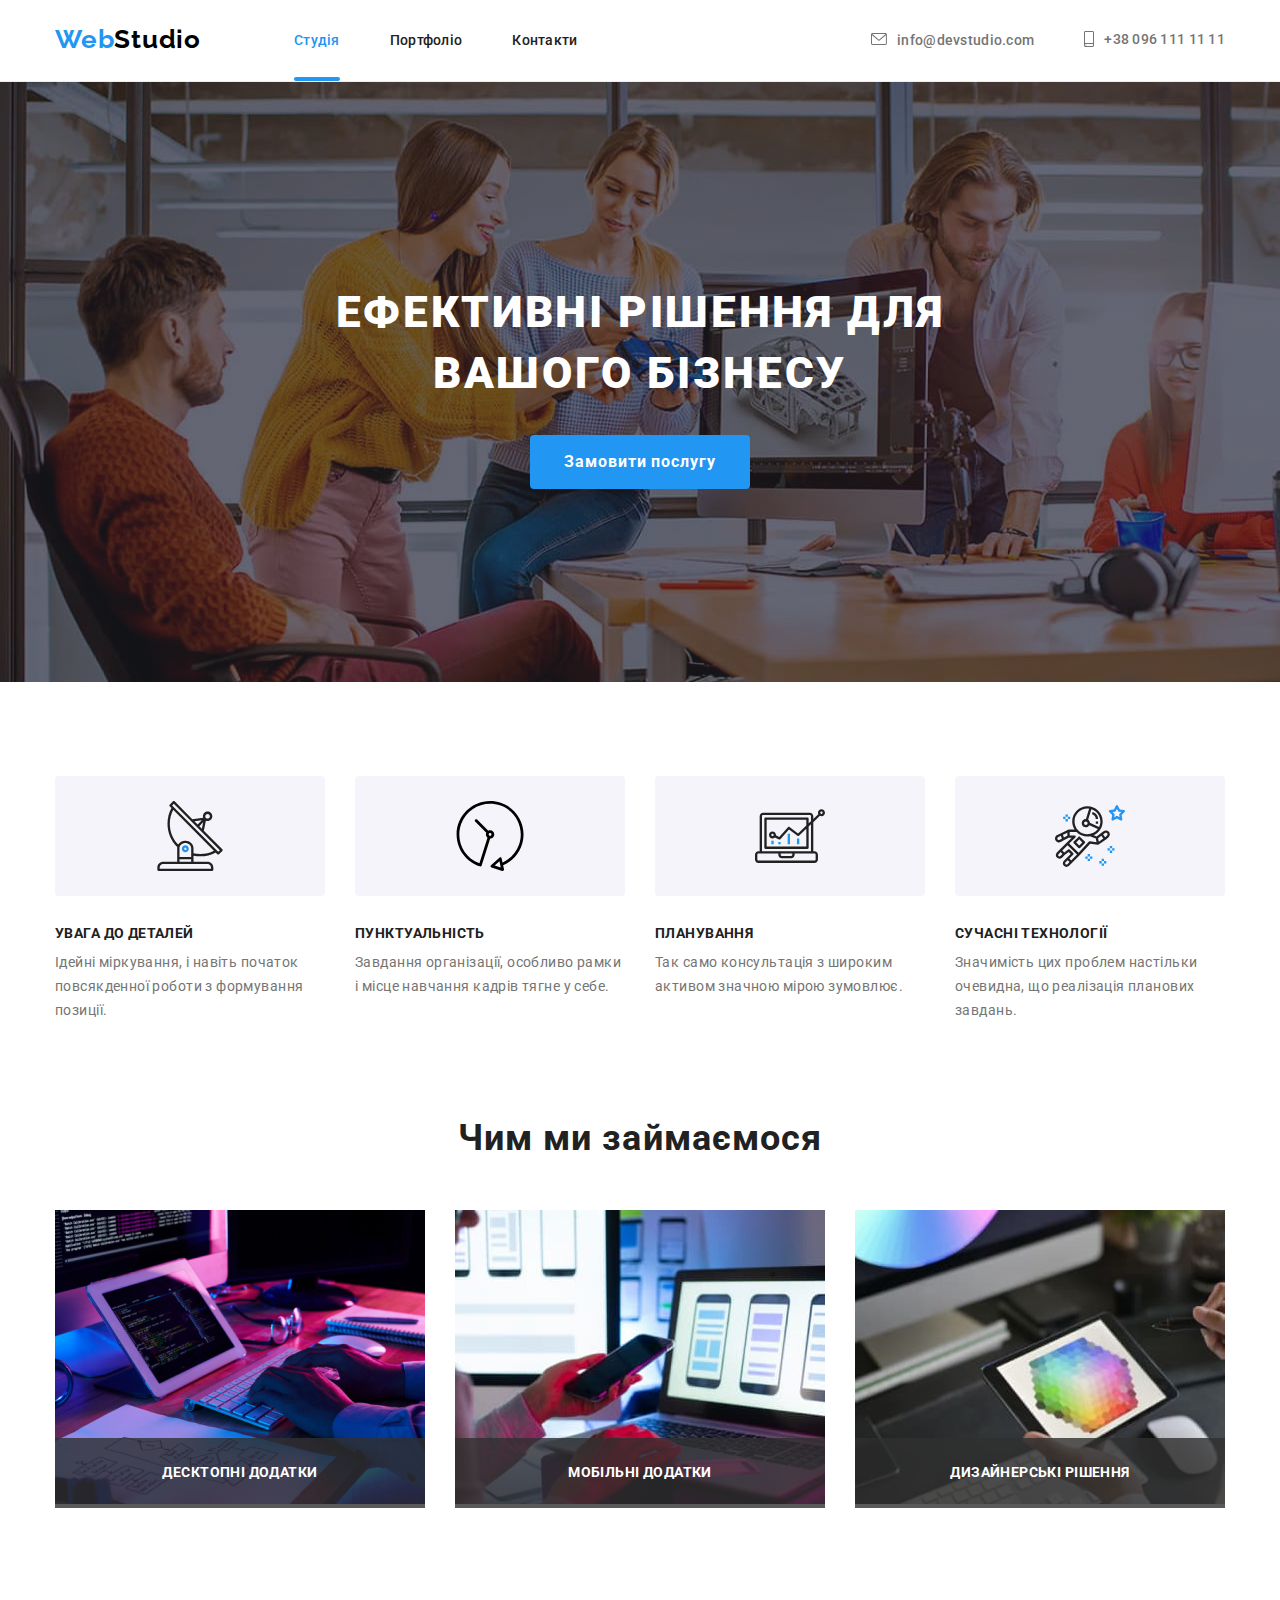
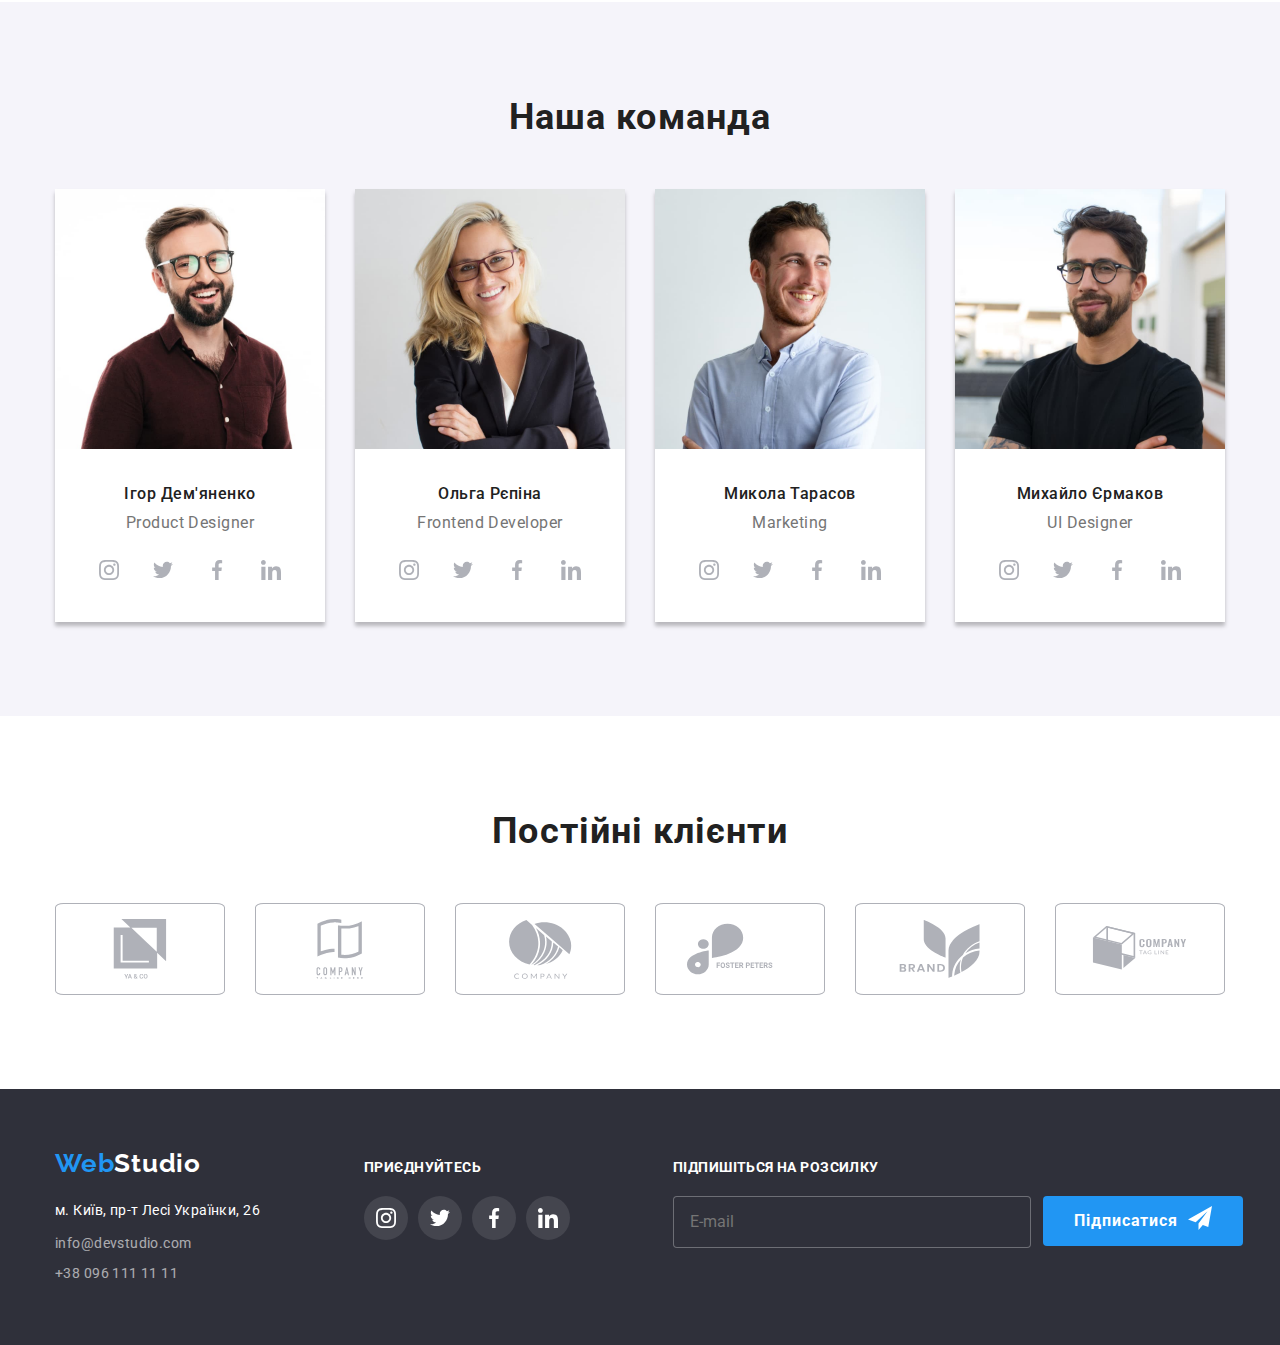
<file: index.html>
<!DOCTYPE html>
<html lang="uk">
<head>
    <meta charset="UTF-8">
    <meta http-equiv="X-UA-Compatible" content="IE=edge">
    <meta name="viewport" content="width=device-width, initial-scale=1.0">
    <link rel="preconnect" href="https://fonts.googleapis.com">
    <link rel="preconnect" href="https://fonts.gstatic.com" crossorigin>
    <link href="https://fonts.googleapis.com/css2?family=Raleway:wght@700&family=Roboto:wght@400;500;700;900&display=swap" rel="stylesheet">
    <link rel="stylesheet" href="https://cdnjs.cloudflare.com/ajax/libs/modern-normalize/1.1.0/modern-normalize.min.css">
    <link rel="stylesheet" href="./css/main.min.css">
    <title>WebStudio</title>
</head>
<body class="body">
  <!--шапка з контактами та посиланням-->
  <header class="page-header">
    <div class="container header-container">
    <!--header logo-->
    <a class="logo" href="WebStudio">
      <span class="logo__forepart">Web</span><span class="logo__tail">Studio</span></a>
    <!--навігація сайта-->
    <nav>
    <ul class="list site-nav">
      <li class="site-nav__item">
        <a class="list site-nav__link site-nav__link--current" href="./index.html">Студія</a>
      </li>
      <li class="site-nav__item">
        <a class="list site-nav__link" href="./portfolio.html">Портфоліо</a></li>
      <li class="site-nav__item site-nav__item--no-margin">
        <a class="list site-nav__link" href="#">Контакти</a></li>
    </ul>
  </nav>
     <!--контакти-->
    <ul class="list address-nav">
      <li class="address-nav__item">
        <a  class="address-nav__link"   href="mailto:info@devstudio.com"> 
          <div class="address-nav__icon" > 
          <svg width="16" height="12"> 
            <use href="./images/icons.svg#icon-envelope"> 
            </use> 
          </svg>
          </div> info@devstudio.com</a>
      </li>
      <li class="address-nav__item address-nav__item--left"> 
        
        <a   class="address-nav__link"  href="tel:+380961111111"> 
          <div class="address-nav__icon" > 
          <svg width="10" height="16"> 
            <use href="./images/icons.svg#icon-smartphone"> 
            </use> 
          </svg>
          </div>+38 096 111 11 11</a>
      </li>
    </ul>
    </div>
  </header>
  <main>
    <!--основний заголовок-->
      <section class="section hero-section hero-overlay">
        <div class="container">
        <h1 class="hero" >Ефективні рішення для <br> вашого бізнесу</h1>
        <!--кнопка основного заголовку-->
        <button type="button" class="hero__button" data-modal-open>Замовити послугу</button>
      </div>
      </section>

    <section class="advantage section">
      <div class="container">
      <!--наші переваги-->
      <h2 class="visually-hidden">Наші переваги</h2>
      <ul class="list advantage__list">
        <li class="advantage__element"> 
          <div class="advantage__icon" > 
            <svg width="70" height="70"> 
              <use href="./images/icons.svg#icon-antenna-1"> 
              </use> 
            </svg>   
          </div> 
          <h3 class="advantage__title"> УВАГА ДО ДЕТАЛЕЙ</h3>
          <p class="advantage__desc"> Ідейні міркування, і навіть початок повсякденної роботи з формування позиції.
          </p>
        </li>
        <li class="advantage__element"> 
          <div class="advantage__icon" > 
            <svg width="70" height="70"> 
              <use href="./images/icons.svg#icon-Vector"> 
              </use> 
            </svg>   
          </div> 
          <h3 class="advantage__title">ПУНКТУАЛЬНІСТЬ</h3> 
          <p class="advantage__desc">  Завдання організації, особливо рамки і місце навчання кадрів тягне у себе. 
          </p>  
        </li>
        <li class="advantage__element"> 
          <div class="advantage__icon" > 
            <svg width="70" height="70"> 
              <use href="./images/icons.svg#icon-diagram-1"> 
              </use> 
            </svg>   
          </div> 
          <h3 class="advantage__title">ПЛАНУВАННЯ</h3>
          <p class="advantage__desc">  Так само консультація з широким активом значною мірою зумовлює.
          </p> 
        </li>
        <li class="advantage__element advantage__element--no-margin"> 
          <div class="advantage__icon" > 
            <svg width="70" height="70"> 
              <use href="./images/icons.svg#icon-astronaut-1"> 
              </use> 
            </svg>   
          </div> 
          <h3 class="advantage__title">СУЧАСНІ ТЕХНОЛОГІЇ</h3>
          <p class="advantage__desc">  Значимість цих проблем настільки очевидна, що реалізація планових завдань.
          </p> 
        </li>
      </ul>
    </div>  
    </section>
  
      <section class="activity section">
        <div class="container">
        <!--чим ми займаємося-->
        <h2 class="title">Чим ми займаємося</h2>
        <ul class="list activity__list">
          <li class="activity__element">
            <div class="activity__thumb">
              <img src="./images/box_computer.jpg" alt="робота з компютером" width="370">
              <p class="activity__label">
              ДЕСКТОПНІ ДОДАТКИ
              </p>
            </div>
          </li>
          <li class="activity__element">
            <div class="activity__thumb">
              <img src="./images/box_smartphone.jpg" alt="робота зі смартофоном" width="370">
              <p class="activity__label">
                МОБІЛЬНІ ДОДАТКИ
              </p>
            </div>
          </li>
          <li class="activity__element activity__element--no-margin">
            <div class="activity__thumb">
              <img src="./images/box_pad.jpg" alt="робота з планшетом" width="370">
              <p class="activity__label">
                ДИЗАЙНЕРСЬКІ РІШЕННЯ
              </p>
            </div> 
          </li>
        </ul>
      </div>
      </section>
  
  <section class="section team">
    <!--наша команда-->
        <div class="container">
          <h2 class="title">Наша команда</h2>
          <ul class="list team__list">
            <li class="team__element"> 
              <img src="./images/img_igor.jpg" alt="Ігор Дем'яненко Product designer" width="270"> 
              <div class="team__descr"> 
                <h3 class="team__name">Ігор Дем'яненко</h3> 
                <p class="team__position">Product Designer</p>
              </div>
              <div>
                <ul class="socmed">
                  <li class="socmed__element"> 
                    <a class="socmed__link" href="https:www.instagram.com">
                    <svg class="socmed__icon" width="20" height="20">
                      <use href="./images/icons.svg#icon-instagram"></use>
                    </svg>
                  </a> 
                </li>
                <li class="socmed__element"> 
                  <a class="socmed__link" href="https:www.twitter.com">
                  <svg class="socmed__icon" width="20" height="20">
                    <use href="./images/icons.svg#icon-twitter"></use>
                  </svg>
                </a> 
              </li>
              <li class="socmed__element"> 
                <a class="socmed__link" href="https:www.facebook.com">
                <svg class="socmed__icon"  width="20" height="20">
                  <use href="./images/icons.svg#icon-facebook"></use>
                </svg>
              </a> 
            </li>
            <li class="socmed__element socmed__element--no-margin"> 
              <a class="socmed__link" href="https:www.linkedin.com">
              <svg class="socmed__icon" width="20" height="20">
                <use href="./images/icons.svg#icon-linkedin"></use>
              </svg>
            </a> 
          </li>
                </ul>
              </div>
            </li>
            <li class="team__element"> 
              <img src="./images/img_olga.jpg" alt="Ольга Рєпіна Frontend Developer" width="270"> 
              <div class="team__descr"> 
                <h3 class="team__name">Ольга Рєпіна</h3> 
                <p class="team__position">Frontend Developer</p>
              </div>
              <div>
                <ul class="socmed">
                  <li class="socmed__element"> 
                    <a class="socmed__link" href="https:www.instagram.com">
                    <svg class="socmed__icon" width="20" height="20">
                      <use href="./images/icons.svg#icon-instagram"></use>
                    </svg>
                  </a> 
                </li>
                <li class="socmed__element"> 
                  <a class="socmed__link" href="https:www.twitter.com">
                  <svg class="socmed__icon" width="20" height="20">
                    <use href="./images/icons.svg#icon-twitter"></use>
                  </svg>
                </a> 
              </li>
              <li class="socmed__element"> 
                <a class="socmed__link" href="https:www.facebook.com">
                <svg class="socmed__icon"  width="20" height="20">
                  <use href="./images/icons.svg#icon-facebook"></use>
                </svg>
              </a> 
            </li>
            <li class="socmed__element socmed__element--no-margin"> 
              <a class="socmed__link" href="https:www.linkedin.com">
              <svg class="socmed__icon" width="20" height="20">
                <use href="./images/icons.svg#icon-linkedin"></use>
              </svg>
            </a> 
          </li>
                </ul>
              </div>

            </li>
            <li class="team__element"> 
              <img src="./images/img_mykola.jpg" alt="Микола Тарасов Marketing" width="270">     
              <div class="team__descr">
                <h3 class="team__name">Микола Тарасов</h3>
                <p class="team__position">Marketing</p> 
              </div>
              <div>
                <ul class="socmed">
                  <li class="socmed__element"> 
                    <a class="socmed__link" href="https:www.instagram.com">
                    <svg class="socmed__icon" width="20" height="20">
                      <use href="./images/icons.svg#icon-instagram"></use>
                    </svg>
                  </a> 
                </li>
                <li class="socmed__element"> 
                  <a class="socmed__link" href="https:www.twitter.com">
                  <svg class="socmed__icon" width="20" height="20">
                    <use href="./images/icons.svg#icon-twitter"></use>
                  </svg>
                </a> 
              </li>
              <li class="socmed__element"> 
                <a class="socmed__link" href="https:www.facebook.com">
                <svg class="socmed__icon"  width="20" height="20">
                  <use href="./images/icons.svg#icon-facebook"></use>
                </svg>
              </a> 
            </li>
            <li class="socmed__element socmed__element--no-margin"> 
              <a class="socmed__link" href="https:www.linkedin.com">
              <svg class="socmed__icon" width="20" height="20">
                <use href="./images/icons.svg#icon-linkedin"></use>
              </svg>
            </a> 
          </li>
                </ul>
              </div>

            </li>
            <li class="team__element team__element--no-margin"> 
              <img src="./images/img_michael.jpg" alt="Михайло Єрмаков UI Designer" width="270"> 
              <div class="team__descr">
                <h3 class="team__name">Михайло Єрмаков</h3>
                <p class="team__position">UI Designer</p>
              </div>
              <div>
                <ul class="socmed">
                  <li class="socmed__element"> 
                    <a class="socmed__link" href="https:www.instagram.com">
                    <svg class="socmed__icon" width="20" height="20">
                      <use href="./images/icons.svg#icon-instagram"></use>
                    </svg>
                  </a> 
                </li>
                <li class="socmed__element"> 
                  <a class="socmed__link" href="https:www.twitter.com">
                  <svg class="socmed__icon" width="20" height="20">
                    <use href="./images/icons.svg#icon-twitter"></use>
                  </svg>
                </a> 
              </li>
              <li class="socmed__element"> 
                <a class="socmed__link" href="https:www.facebook.com">
                <svg class="socmed__icon"  width="20" height="20">
                  <use href="./images/icons.svg#icon-facebook"></use>
                </svg>
              </a> 
            </li>
            <li class="socmed__element socmed__element--no-margin"> 
              <a class="socmed__link" href="https:www.linkedin.com">
              <svg class="socmed__icon" width="20" height="20">
                <use href="./images/icons.svg#icon-linkedin"></use>
              </svg>
            </a> 
          </li>
                </ul>
              </div>

            </li>
          </ul>
        </div>
        
      </section>
      <section class="client section">
        <div class="container">
        <!--постійни клієнти-->
        <h2 class="title">Постійні клієнти</h2>
        <ul class="list client__list">
          <li class="client__element">
            <a class="client__link" href="https:www.google.com" target="_blank"> 
            <svg class="client__icon" width="106" height="60"> 
              <use href="./images/icons.svg#icon-company-1"> 
              </use> 
            </svg>   
          </a> 
        </li>
        <li class="client__element">
          <a  class="client__link" href="https:www.google.com" target="_blank"> 
          <svg class="client__icon" width="106" height="60"> 
            <use href="./images/icons.svg#icon-company-2"> 
            </use> 
          </svg>   
        </a> 
      </li>
      <li class="client__element">
        <a  class="client__link" href="https:www.google.com" target="_blank"> 
        <svg  class="client__icon" width="106" height="60"> 
          <use href="./images/icons.svg#icon-company-3"> 
          </use> 
        </svg>   
      </a> 
    </li>
    <li class="client__element">
      <a class="client__link" href="https:www.google.com" target="_blank"> 
      <svg  class="client__icon" width="106" height="60"> 
        <use href="./images/icons.svg#icon-company-4"> 
        </use> 
      </svg>   
    </a> 
  </li>
  <li class="client__element">
    <a  class="client__link" href="https:www.google.com" target="_blank"> 
    <svg  class="client__icon" width="106" height="60"> 
      <use href="./images/icons.svg#icon-company-5"> 
      </use> 
    </svg>   
  </a> 
</li>
<li class="client__element client__element--no-margin">
  <a class="client__link" href="https:www.google.com" target="_blank"> 
  <svg  class="client__icon" width="106" height="60"> 
    <use href="./images/icons.svg#icon-company-6"> 
    </use> 
  </svg>   
</a> 
</li>    
        </ul>
      </div>
      </section>
      
  </main>
  <footer class="footer">
    <div class="container footer-flex">
      <div>
        <!--футер лого-->
      <a class="logo" href="WebStudio"><span class="logo__forepart">Web</span><span class="logo__footer">Studio</span></a>
      <!--контакти футер-->
      <address class="address"> м. Київ, пр-т Лесі Українки, 26 
          <ul class="list">
              <li class="address__element address__element--position"> <a class="address__link" href="mailto:info@devstudio.com">info@devstudio.com</a></li>
              <li class="address__element"> <a class="address__link" href="tel:+380961111111">+38 096 111 11 11</a></li>
            </ul>
  </address>
     </div>
     <div class="socmed-footer">
      <p class="footer-call">ПРИЄДНУЙТЕСЬ</p>
      <ul class="socmed-footer__list">
        <li class="socmed-footer__element"> 
          <a class="socmed-footer__link" href="https:www.instagram.com">
          <svg class="socmed-footer__icon" width="20" height="20">
            <use href="./images/icons.svg#icon-instagram"></use>
          </svg>
        </a> 
      </li>
      <li class="socmed-footer__element"> 
        <a class="socmed-footer__link" href="https:www.twitter.com">
        <svg class="socmed-footer__icon" width="20" height="20">
          <use href="./images/icons.svg#icon-twitter"></use>
        </svg>
      </a> 
    </li>
    <li class="socmed-footer__element"> 
      <a class="socmed-footer__link" href="https:www.facebook.com">
      <svg class="socmed-footer__icon"  width="20" height="20">
        <use href="./images/icons.svg#icon-facebook"></use>
      </svg>
    </a> 
  </li>
  <li class="socmed-footer__element"> 
    <a class="socmed-footer__link" href="https:www.linkedin.com">
    <svg class="socmed-footer__icon" width="20" height="20">
      <use href="./images/icons.svg#icon-linkedin"></use>
    </svg>
  </a> 
      </li>
      </ul>
     </div>
     <div class="form-footer">
      <p class="footer-call">ПІДПИШІТЬСЯ НА РОЗСИЛКУ</p>
      <ul class="form-footer__list">
        <li class="form-footer__element"> 
          <form class="form-footer__input">
            <label for="mail"></label>
            <input type="mail" name="mail" id="mail" placeholder="E-mail">
          </form>
        
      </li>
      <li class="form-footer__element">
        <button type="submit" class="form-footer__button">Підписатися 
          <div class="form-footer__icon"> 
          <svg width="24" height="24"> 
            <use href="./images/icons.svg#icon-icon-send"> 
            </use> 
          </svg>
          </div> 
        </button>    
    </li>
      </ul>
     </div>
  </footer> 
   <div class="backdrop is-hidden" data-modal>
    <div class="modal">
      <button class="modal__close-button" data-modal-close>
          <svg class="modal__close-icon">
            <use href="./images/icons.svg#icon-close-black">
            </use>
          </svg>
      </button>
      <h3 class="modal__slogan">Залиште свої дані, ми вам передзвонимо</h3>
      <form class="modal__form">
        <div class="modal__form-field">
          <label for="name" class="modal__label">Ім'я</label>
          <input type="name" class="modal__form-input" name="name" id="name">
          <svg class="modal__icon" width="18px" height="18px">
            <use href="./images/icons.svg#icon-person-black">
            </use>
          </svg>
        </div>
        <div class="modal__form-field">
          <label for="tel" class="modal__label">Телефон</label>
          <input type="tel"class="modal__form-input"  name="tel" id="tel" >
          <svg class="modal__icon" width="18px" height="18px">
            <use href="./images/icons.svg#icon-phone-black">
            </use>
          </svg>
        </div>
        <div class="modal__form-field">
          <label for="mail" class="modal__label">Пошта</label>
          <input type="email" class="modal__form-input" name="mail" id="mail">
          <svg class="modal__icon" width="18px" height="18px">
            <use href="./images/icons.svg#icon-email-black">
            </use>
          </svg>
        </div>
        <div class="modal__form-field">
          <label for="comment" class="modal__label">Коментар</label>
          <textarea  class="modal__comment" name="comment" id="comment" rows="8" placeholder="Введіть текст"></textarea>
        </div>
        <div class="checkbox">
          <label class="checkbox__label">
            <input class="checkbox__box" type="checkbox"  name="policy">
            <svg class="checkbox__icon-tick" width="16px" height="15px">
              <use href="./images/icons.svg#icon-tick">
              </use>
            </svg>
            Погоджуюся з розсилкою та приймаю &nbsp; 
            <a class="checkbox__link" href="#"> Умови договору</a>
        </label>
        </div>
        <button type="submit" class="checkbox__button">Відправити

        </button>
      </form>

    </div>
  </div>
  <script src="./js/modal.js"></script>
</body>
</html>
</file>
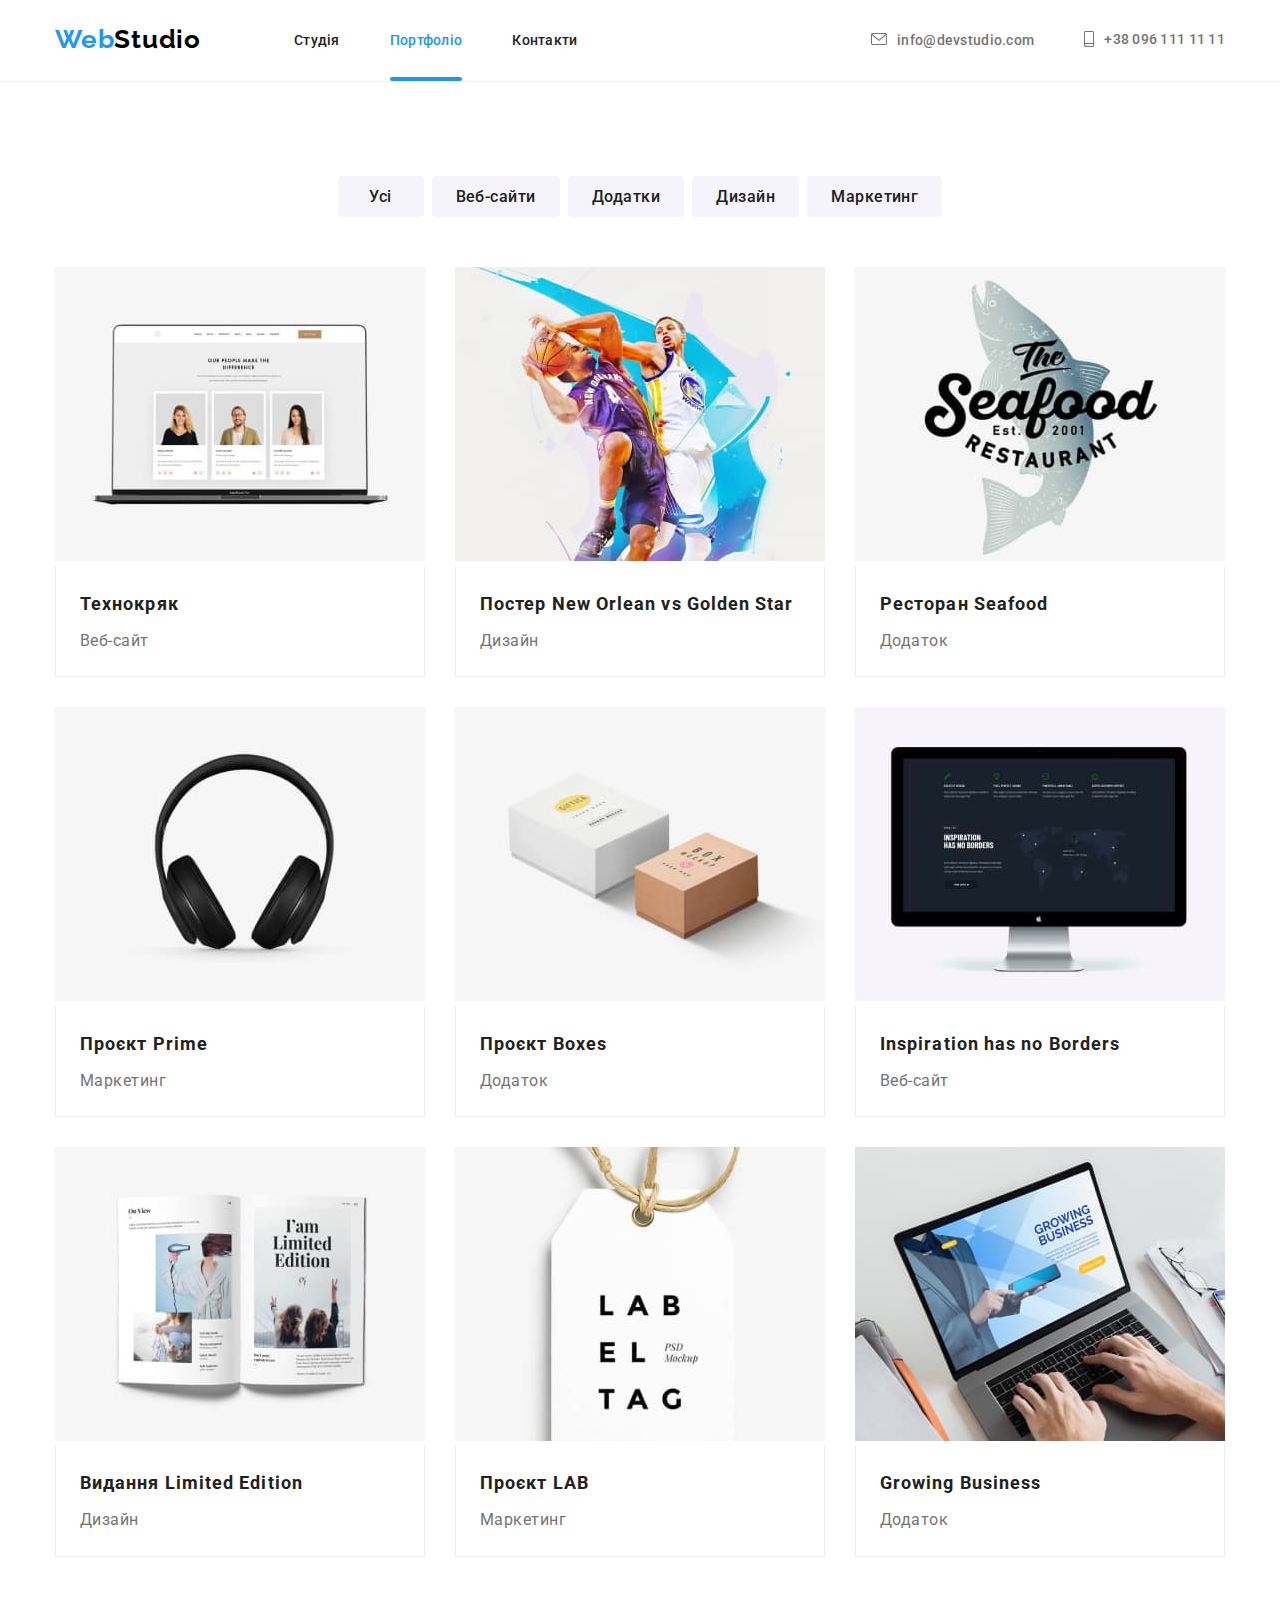
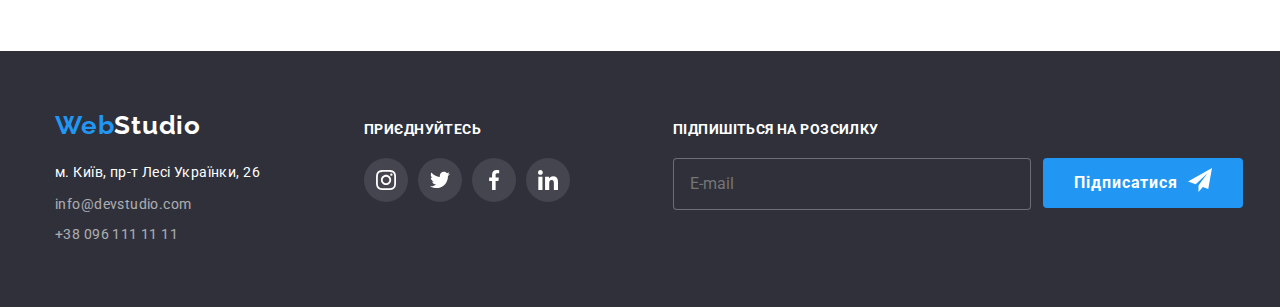
<file: portfolio.html>
<!DOCTYPE html>
<html lang="uk">
<head>
    <meta charset="UTF-8">
    <meta http-equiv="X-UA-Compatible" content="IE=edge">
    <meta name="viewport" content="width=device-width, initial-scale=1.0">
    <title>portfolio</title>
    <link href="https://fonts.googleapis.com/css2?family=Raleway:wght@700&family=Roboto:wght@400;500;700;900&display=swap" rel="stylesheet">
    <link rel="stylesheet" href="https://cdnjs.cloudflare.com/ajax/libs/modern-normalize/1.1.0/modern-normalize.min.css">
    <link rel="stylesheet" href="./css/main.min.css">
</head>
<body class="body">
  <header class="page-header">
    <div class="container header-container">
    <!--header logo-->
    <a class="logo" href="WebStudio">
      <span class="logo__forepart">Web</span><span class="logo__tail">Studio</span></a>
    <!--навігація сайта-->
    <nav>
    <ul class="list site-nav">
      <li class="site-nav__item">
        <a class="list site-nav__link " href="./index.html">Студія</a>
      </li>
      <li class="site-nav__item">
        <a class="list site-nav__link site-nav__link--current " href="./portfolio.html">Портфоліо</a></li>
      <li class="site-nav__item site-nav__item--no-margin">
        <a class="list site-nav__link" href="#">Контакти</a></li>
    </ul>
  </nav>
     <!--контакти-->
    <ul class="list address-nav">
      <li class="address-nav__item">
        <a  class="address-nav__link"   href="mailto:info@devstudio.com"> 
          <div class="address-nav__icon" > 
          <svg width="16" height="12"> 
            <use href="./images/icons.svg#icon-envelope"> 
            </use> 
          </svg>
          </div> info@devstudio.com</a>
      </li>
      <li class="address-nav__item address-nav__item--left"> 
        
        <a   class="address-nav__link"  href="tel:+380961111111"> 
          <div class="address-nav__icon" > 
          <svg width="10" height="16"> 
            <use href="./images/icons.svg#icon-smartphone"> 
            </use> 
          </svg>
          </div>+38 096 111 11 11</a>
      </li>
    </ul>
    </div>
  </header>
    <main>
        <section class="projects section">
          <div class="container">
          <h1 class="title-portfolio visually-hidden">Портфоліо</h1>
          <ul class="list filter">
              <li class="filter__item"> <button type="button" class="filter__button">Усі</button></li>
              <li class="filter__item"> <button type="button" class="filter__button">Веб-сайти</button></li>
              <li class="filter__item"> <button type="button" class="filter__button">Додатки</button></li>
              <li class="filter__item"> <button type="button" class="filter__button">Дизайн</button></li>
              <li class="filter__item filter__item--no-margin"> <button type="button" class="filter__button">Маркетинг</button></li>
          </ul>
          <ul class="list portfolio">
              <li class="portfolio__item">
                <a href class="portfolio__link">
                  <div class="portfolio__thumb">
                    <img src="./images/img-portfolio-comp.jpg" alt="веб сайт технокряк" width="370">
                    <p class="portfolio__overlay"> Ресурс пропонує комплексні пропозиції з різним рівнем функціоналу та сервісів. Все це дозволить відвідувачу отримати вичерпні відомості про компанію чи приватну особу.</p>
                  </div>
                  
                  <div  class="portfolio__element"> 
                    <h3  class="portfolio__name">Технокряк</h3> 
                    <p class="portfolio__description">Веб-сайт</p>
                  </div>

                </a>
                
              </li>
              <li class="portfolio__item">
                <a href class="portfolio__link">
                  <div class="portfolio__thumb">
                    <img src="./images/img-portfolio-new-orlean.jpg" alt="дизайн постер" width="370">
                    <p class="portfolio__overlay"> Ресурс пропонує комплексні пропозиції з різним рівнем функціоналу та сервісів. Все це дозволить відвідувачу отримати вичерпні відомості про компанію чи приватну особу.</p>
                  </div>
                  <div class="portfolio__element"> 
                    <h3 class="portfolio__name">Постер New Orlean vs Golden Star</h3> 
                    <p class="portfolio__description">Дизайн</p>
                  </div>

                </a>
                
              </li>
              <li class="portfolio__item">
                <a href class="portfolio__link">
                  <div class="portfolio__thumb">
                    <img src="./images/img-portfolio-seafood.jpg" alt="додаток для ресторана" width="370">
                    <p class="portfolio__overlay"> Ресурс пропонує комплексні пропозиції з різним рівнем функціоналу та сервісів. Все це дозволить відвідувачу отримати вичерпні відомості про компанію чи приватну особу.</p>
                  </div>
                  
                  <div class="portfolio__element"> 
                    <h3 class="portfolio__name">Ресторан Seafood</h3> 
                    <p class="portfolio__description">Додаток</p>
                  </div>

                </a>
                
              </li>
              <li class="portfolio__item">
                <a href class="portfolio__link">
                  <div class="portfolio__thumb">
                    <img src="./images/img-portfolio-prime.jpg" alt="маркетинг проєкт" width="370">
                    <p class="portfolio__overlay"> Ресурс пропонує комплексні пропозиції з різним рівнем функціоналу та сервісів. Все це дозволить відвідувачу отримати вичерпні відомості про компанію чи приватну особу.</p>
                  </div>
                  
                  <div class="portfolio__element"> 
                    <h3 class="portfolio__name">Проєкт Prime</h3> 
                    <p class="portfolio__description">Маркетинг</p>
                  </div>

                </a>
                
              </li>
              <li class="portfolio__item">
                <a href class="portfolio__link">
                  <div class="portfolio__thumb">
                    <img src="./images/img-portfolio-boxes.jpg" alt="додаток проєкт" width="370">
                    <p class="portfolio__overlay"> Ресурс пропонує комплексні пропозиції з різним рівнем функціоналу та сервісів. Все це дозволить відвідувачу отримати вичерпні відомості про компанію чи приватну особу.</p>
                  </div>
                  
                  <div class="portfolio__element"> 
                    <h3 class="portfolio__name">Проєкт Boxes</h3> 
                    <p class="portfolio__description">Додаток</p>
                  </div>

                </a>
                
              </li>
              <li class="portfolio__item">
                <a href class="portfolio__link">
                  <div class="portfolio__thumb">
                    <img src="./images/img-portfolio-inspiration.jpg" alt="веб сайт надхнення" width="370">
                    <p class="portfolio__overlay"> Ресурс пропонує комплексні пропозиції з різним рівнем функціоналу та сервісів. Все це дозволить відвідувачу отримати вичерпні відомості про компанію чи приватну особу.</p>
                  </div>
                  
                  <div class="portfolio__element"> 
                    <h3 class="portfolio__name">Inspiration has no Borders</h3> 
                    <p class="portfolio__description">Веб-сайт</p>
                  </div>

                </a>
                
              </li>
              <li class="portfolio__item">
                <a href class="portfolio__link">
                  <div class="portfolio__thumb">
                    <img src="./images/img-portfolio-limited.jpg" alt="дизайн для видання" width="370">
                    <p class="portfolio__overlay"> Ресурс пропонує комплексні пропозиції з різним рівнем функціоналу та сервісів. Все це дозволить відвідувачу отримати вичерпні відомості про компанію чи приватну особу.</p>
                  </div>
                  
                  <div class="portfolio__element"> 
                    <h3 class="portfolio__name">Видання Limited Edition</h3> 
                    <p class="portfolio__description">Дизайн</p>
                  </div>

                </a>
                
              </li>
              <li class="portfolio__item">
                <a href class="portfolio__link">
                  <div class="portfolio__thumb">
                    <img src="./images/img-portfolio-lab.jpg" alt="маркетинг проєкт" width="370">
                    <p class="portfolio__overlay"> Ресурс пропонує комплексні пропозиції з різним рівнем функціоналу та сервісів. Все це дозволить відвідувачу отримати вичерпні відомості про компанію чи приватну особу.</p>
                  </div>
                  
                  <div class="portfolio__element"> 
                    <h3 class="portfolio__name">Проєкт LAB</h3> 
                    <p class="portfolio__description">Маркетинг</p>
                  </div>

                </a>
                
              </li>
              <li class="portfolio__item">
                <a href class="portfolio__link">
                  <div class="portfolio__thumb">
                    <img src="./images/img-portfolio-growing-bus.jpg" alt="додаток для бізнесу" width="370">
                    <p class="portfolio__overlay"> Ресурс пропонує комплексні пропозиції з різним рівнем функціоналу та сервісів. Все це дозволить відвідувачу отримати вичерпні відомості про компанію чи приватну особу.</p>
                  </div>
                  
                  <div class="portfolio__element"> 
                    <h3 class="portfolio__name">Growing Business</h3> 
                    <p class="portfolio__description">Додаток</p>
                  </div>

                </a>
                
              </li>

          </ul>
        </div>
      </section>
    </main>
    <footer class="footer">
      <div class="container footer-flex">
        <div>
          <!--футер лого-->
        <a class="logo" href="WebStudio"><span class="logo__forepart">Web</span><span class="logo__footer">Studio</span></a>
        <!--контакти футер-->
        <address class="address"> м. Київ, пр-т Лесі Українки, 26 
            <ul class="list">
                <li class="address__element address__element--position"> <a class="address__link" href="mailto:info@devstudio.com">info@devstudio.com</a></li>
                <li class="address__element"> <a class="address__link" href="tel:+380961111111">+38 096 111 11 11</a></li>
              </ul>
    </address>
       </div>
       <div class="socmed-footer">
        <p class="footer-call">ПРИЄДНУЙТЕСЬ</p>
        <ul class="socmed-footer__list">
          <li class="socmed-footer__element"> 
            <a class="socmed-footer__link" href="https:www.instagram.com">
            <svg class="socmed-footer__icon" width="20" height="20">
              <use href="./images/icons.svg#icon-instagram"></use>
            </svg>
          </a> 
        </li>
        <li class="socmed-footer__element"> 
          <a class="socmed-footer__link" href="https:www.twitter.com">
          <svg class="socmed-footer__icon" width="20" height="20">
            <use href="./images/icons.svg#icon-twitter"></use>
          </svg>
        </a> 
      </li>
      <li class="socmed-footer__element"> 
        <a class="socmed-footer__link" href="https:www.facebook.com">
        <svg class="socmed-footer__icon"  width="20" height="20">
          <use href="./images/icons.svg#icon-facebook"></use>
        </svg>
      </a> 
    </li>
    <li class="socmed-footer__element"> 
      <a class="socmed-footer__link" href="https:www.linkedin.com">
      <svg class="socmed-footer__icon" width="20" height="20">
        <use href="./images/icons.svg#icon-linkedin"></use>
      </svg>
    </a> 
        </li>
        </ul>
       </div>
       <div class="form-footer">
        <p class="footer-call">ПІДПИШІТЬСЯ НА РОЗСИЛКУ</p>
        <ul class="form-footer__list">
          <li class="form-footer__element"> 
            <form class="form-footer__input">
              <label for="mail"></label>
              <input type="mail" name="mail" id="mail" placeholder="E-mail">
            </form>
          
        </li>
        <li class="form-footer__element">
          <button type="submit" class="form-footer__button">Підписатися 
            <div class="form-footer__icon"> 
            <svg width="24" height="24"> 
              <use href="./images/icons.svg#icon-icon-send"> 
              </use> 
            </svg>
            </div> 
          </button>    
      </li>
        </ul>
       </div>
    </footer> 
</body>
</html>
</file>
<file: css/main.min.css>
.visually-hidden{position:absolute;white-space:nowrap;width:1px;height:1px;overflow:hidden;border:0;padding:0;clip:rect(0 0 0 0);-webkit-clip-path:inset(50%);clip-path:inset(50%);margin:-1px}.form-footer__button,.hero__button,.checkbox__button{border-radius:4px;border-color:rgba(0,0,0,0);font-family:Roboto;font-weight:700;line-height:1.9;letter-spacing:.06em;font-size:16px;cursor:pointer;color:#fff;background-color:#2196f3;-webkit-transition:background-color 250ms cubic-bezier(0.4, 0, 0.2, 1),color 250ms cubic-bezier(0.4, 0, 0.2, 1);transition:background-color 250ms cubic-bezier(0.4, 0, 0.2, 1),color 250ms cubic-bezier(0.4, 0, 0.2, 1)}.client{padding-top:94px;padding-bottom:94px}.body{font-family:Roboto,sans-serif;color:#212121;font-style:normal}.section{padding-top:94px;padding-bottom:94px}h3,p,section,ul,li{margin:0}.img{max-width:100%}.list{list-style:none;padding:0;margin:0}a{text-decoration:none;list-style-type:disc}.container{width:1200px;padding-left:15px;padding-right:15px;margin:auto}.logo{display:block;font-family:Raleway;font-weight:700;font-size:26px;text-decoration:none;letter-spacing:.03em;margin-right:93px}.logo__forepart{color:#2196f3}.logo__tail{color:#000}.logo__footer{color:#fff}.title{margin-top:0;margin-bottom:50px;font-size:36px;line-height:1.2;letter-spacing:.03em;text-align:center}.backdrop{position:fixed;top:0;left:0;width:100%;height:100%;background-color:rgba(0,0,0,.2);-webkit-transition:opacity 250ms cubic-bezier(0.4, 0, 0.2, 1);transition:opacity 250ms cubic-bezier(0.4, 0, 0.2, 1)}.backdrop.is-hidden{opacity:0;pointer-events:none;visibility:hidden}.modal{position:absolute;top:50%;left:50%;-webkit-transform:translate(-50%, -50%) scale(1);transform:translate(-50%, -50%) scale(1);border-radius:4px;min-height:581px;min-width:528px;padding:0px;background-color:#fff;-webkit-transition:visibility 250ms cubic-bezier(0.4, 0, 0.2, 1),opacity 250ms cubic-bezier(0.4, 0, 0.2, 1);transition:visibility 250ms cubic-bezier(0.4, 0, 0.2, 1),opacity 250ms cubic-bezier(0.4, 0, 0.2, 1)}.modal__close-button{position:absolute;top:8px;right:8px;width:30px;height:30px;display:-webkit-box;display:-ms-flexbox;display:flex;-webkit-box-pack:center;-ms-flex-pack:center;justify-content:center;-webkit-box-align:center;-ms-flex-align:center;align-items:center;background-color:#fff;border-radius:50%;border:1px solid rgba(0,0,0,.1);cursor:pointer;-webkit-transition:color 250ms cubic-bezier(0.4, 0, 0.2, 1);transition:color 250ms cubic-bezier(0.4, 0, 0.2, 1)}.modal__close-button:focus,.modal__close-button:hover{color:#2196f3}.modal__close-icon{fill:currentColor;width:18px;height:18px}.modal__slogan{font-weight:700;font-size:20px;line-height:1.15;letter-spacing:.03em;text-align:center;padding-left:40px;padding-right:40px;padding-top:40px;margin-bottom:12px}.modal__form{padding-left:40px;padding-right:40px;padding-bottom:40px}.modal__form-field{position:relative;display:-webkit-box;display:-ms-flexbox;display:flex;-webkit-box-orient:vertical;-webkit-box-direction:normal;-ms-flex-direction:column;flex-direction:column;margin-bottom:10px;-webkit-transition:color 250ms cubic-bezier(0.4, 0, 0.2, 1);transition:color 250ms cubic-bezier(0.4, 0, 0.2, 1)}.modal__form-field:focus-within{color:#2196f3}.modal__form-field:last-child{margin-bottom:0px}.modal__form-input{height:40px;border:1px solid rgba(33,33,33,.2);border-radius:4px;padding-top:15px;padding-bottom:15px;padding-left:42px;-webkit-transition:color 250ms cubic-bezier(0.4, 0, 0.2, 1);transition:color 250ms cubic-bezier(0.4, 0, 0.2, 1)}.modal__form-input:focus{border:1px solid #2196f3;outline:none}.modal__icon{display:inline-block;position:absolute;top:50%;left:12px;fill:currentColor}.modal__label{margin-bottom:4px;font-style:normal;font-weight:400;font-size:12px;line-height:1.15;letter-spacing:.01em;color:#757575}.modal__comment{margin-bottom:0px;border:1px solid rgba(33,33,33,.2);border-radius:4px;padding:12px 16px;height:120px;font-size:12px;-webkit-transition:outline 250ms cubic-bezier(0.4, 0, 0.2, 1);transition:outline 250ms cubic-bezier(0.4, 0, 0.2, 1)}textarea{resize:none}textarea:focus{outline:1px solid #2196f3}.socmed{display:-webkit-box;display:-ms-flexbox;display:flex;list-style:none;padding-top:16px;padding-right:32px;padding-bottom:30px;padding-left:32px}.socmed__element{margin-right:10px}.socmed__element--no-margin{margin-right:0}.socmed__link{display:-webkit-box;display:-ms-flexbox;display:flex;width:44px;height:44px;border-radius:50%;-webkit-box-pack:center;-ms-flex-pack:center;justify-content:center;-webkit-box-align:center;-ms-flex-align:center;align-items:center;color:#afb1b8;-webkit-transition:background-color 250ms cubic-bezier(0.4, 0, 0.2, 1),color 250ms cubic-bezier(0.4, 0, 0.2, 1);transition:background-color 250ms cubic-bezier(0.4, 0, 0.2, 1),color 250ms cubic-bezier(0.4, 0, 0.2, 1)}.socmed__link:hover,.socmed__link:focus{background-color:#2196f3;color:#fff}.socmed__icon{fill:currentColor}.socmed-footer{margin-left:70px}.socmed-footer__list{display:-webkit-box;display:-ms-flexbox;display:flex;list-style:none;padding-left:0}.socmed-footer__element{margin-right:10px}.socmed-footer__link{display:-webkit-box;display:-ms-flexbox;display:flex;width:44px;height:44px;border-radius:50%;color:#fff;background-color:rgba(255,255,255,.1);-webkit-box-pack:center;-ms-flex-pack:center;justify-content:center;-webkit-box-align:center;-ms-flex-align:center;align-items:center;-webkit-transition:background-color 250ms cubic-bezier(0.4, 0, 0.2, 1),color 250ms cubic-bezier(0.4, 0, 0.2, 1);transition:background-color 250ms cubic-bezier(0.4, 0, 0.2, 1),color 250ms cubic-bezier(0.4, 0, 0.2, 1)}.socmed-footer__link:hover,.socmed-footer__link:focus{background-color:#2196f3}.socmed-footer__icon{fill:currentColor}.portfolio{display:-webkit-box;display:-ms-flexbox;display:flex;-ms-flex-wrap:wrap;flex-wrap:wrap;margin-bottom:-30px;margin-right:-30px}.portfolio__item{width:370px;margin-bottom:30px;margin-right:30px}.portfolio__item:nth-child(3n){margin-right:0px}.portfolio__link{display:inline-block;color:#212121;-webkit-transition:-webkit-box-shadow 250ms cubic-bezier(0.4, 0, 0.2, 1);transition:-webkit-box-shadow 250ms cubic-bezier(0.4, 0, 0.2, 1);transition:box-shadow 250ms cubic-bezier(0.4, 0, 0.2, 1);transition:box-shadow 250ms cubic-bezier(0.4, 0, 0.2, 1), -webkit-box-shadow 250ms cubic-bezier(0.4, 0, 0.2, 1)}.portfolio__link:hover,.portfolio__link:focus{-webkit-box-shadow:0px 4px 4px 0px rgba(0,0,0,.25);box-shadow:0px 4px 4px 0px rgba(0,0,0,.25)}.portfolio__link:hover .portfolio__overlay,.portfolio__link:focus .portfolio__overlay{-webkit-transform:translateY(0);transform:translateY(0);opacity:1}.portfolio__thumb{position:relative;overflow:hidden;cursor:pointer}.portfolio__overlay{position:absolute;opacity:0;top:0;left:0;width:100%;height:100%;-webkit-transform:translateY(100%);transform:translateY(100%);-webkit-transition:opacity 250ms cubic-bezier(0.4, 0, 0.2, 1),-webkit-transform 250ms cubic-bezier(0.4, 0, 0.2, 1);transition:opacity 250ms cubic-bezier(0.4, 0, 0.2, 1),-webkit-transform 250ms cubic-bezier(0.4, 0, 0.2, 1);transition:transform 250ms cubic-bezier(0.4, 0, 0.2, 1),opacity 250ms cubic-bezier(0.4, 0, 0.2, 1);transition:transform 250ms cubic-bezier(0.4, 0, 0.2, 1),opacity 250ms cubic-bezier(0.4, 0, 0.2, 1),-webkit-transform 250ms cubic-bezier(0.4, 0, 0.2, 1);color:#fff;background-color:#2196f3;padding:63px 24px;font-size:18px;font-weight:400;line-height:1.6;letter-spacing:.03em}.portfolio__element{padding:20px 24px;border-bottom:1px solid #eee;border-left:1px solid #eee;border-right:1px solid #eee}.portfolio__name{margin-bottom:4px;font-size:18px;line-height:2;letter-spacing:.06em}.portfolio__description{margin:0;color:#757575;font-size:16px;line-height:1.9;letter-spacing:.03em}.activity__list{display:-webkit-box;display:-ms-flexbox;display:flex}.activity__element{width:370px;margin-right:30px}.activity__element--no-margin{margin-right:0}.activity__thumb{position:relative}.activity__label{position:absolute;bottom:0;left:0;margin:0;min-width:370px;padding:27px;font-size:14px;font-weight:700;line-height:1.14;letter-spacing:.03em;text-align:center;text-transform:uppercase;color:#fff;background-color:rgba(47,48,48,.8)}.address-nav{display:-webkit-box;display:-ms-flexbox;display:flex;margin-left:auto}.address-nav__item{display:-webkit-box;display:-ms-flexbox;display:flex;-webkit-box-align:center;-ms-flex-align:center;align-items:center}.address-nav__item--left{margin-left:50px}.address-nav__icon{margin-right:10px;fill:currentColor}.address-nav__link{display:-webkit-box;display:-ms-flexbox;display:flex;color:#757575;font-size:14px;font-weight:500;line-height:1.2;letter-spacing:.02em;-webkit-transition:color 250ms cubic-bezier(0.4, 0, 0.2, 1);transition:color 250ms cubic-bezier(0.4, 0, 0.2, 1)}.address-nav__link:hover,.address-nav__link:focus{color:#2196f3}.address{color:#fff;font-style:normal;font-size:14px;line-height:1.7;letter-spacing:.03em;margin-top:20px;-webkit-transition:color 250ms cubic-bezier(0.4, 0, 0.2, 1);transition:color 250ms cubic-bezier(0.4, 0, 0.2, 1)}.address:hover,.address:focus{color:#2196f3}.address__link{color:#fff;opacity:.6;font-size:14px;line-height:1.7;letter-spacing:.03em;-webkit-transition:color 250ms cubic-bezier(0.4, 0, 0.2, 1);transition:color 250ms cubic-bezier(0.4, 0, 0.2, 1)}.address__link:hover,.address__link:focus{color:#2196f3}.address__element--position{margin-bottom:6px;margin-top:9px}.advantage{padding-bottom:0}.advantage__list{display:-webkit-box;display:-ms-flexbox;display:flex}.advantage__element{margin-right:30px}.advantage__element--no-margin{margin-right:0}.advantage__icon{display:-webkit-box;display:-ms-flexbox;display:flex;width:270px;height:120px;border-radius:4px;background-color:#f5f4fa;margin-bottom:30px;-webkit-box-pack:center;-ms-flex-pack:center;justify-content:center;-webkit-box-align:center;-ms-flex-align:center;align-items:center}.advantage__title{font-size:14px;line-height:1.1;letter-spacing:.03em;margin-top:0;margin-bottom:10px}.advantage__desc{color:#757575;font-size:14px;line-height:1.7;letter-spacing:.03em}.checkbox{margin-top:20px;margin-bottom:30px}.checkbox__label{display:-webkit-box;display:-ms-flexbox;display:flex;-webkit-box-align:center;-ms-flex-align:center;align-items:center;-webkit-box-pack:center;-ms-flex-pack:center;justify-content:center;font-size:14px;font-weight:400;line-height:1.9;letter-spacing:.03em;color:#757575}.checkbox__box{-webkit-appearance:none;-moz-appearance:none;appearance:none}.checkbox__box:checked+.checkbox__icon-tick{border-color:rgba(0,0,0,0);background-color:#2196f3;background-origin:border-box}.checkbox__icon-tick{display:inline-block;border:2px solid #212121;border-radius:4px;fill:#fff;margin-right:7px}.checkbox__link{color:#2196f3;text-decoration:underline;-webkit-text-decoration-skip-ink:none;text-decoration-skip-ink:none}.checkbox__button{display:-webkit-box;display:-ms-flexbox;display:flex;-webkit-box-pack:center;-ms-flex-pack:center;justify-content:center;min-width:200px;height:50px;margin:0 auto;padding:8px 51px;-webkit-box-shadow:0px 4px 4px 0px rgba(0,0,0,.25);box-shadow:0px 4px 4px 0px rgba(0,0,0,.25)}.client__list{display:-webkit-box;display:-ms-flexbox;display:flex}.client__element{margin-right:30px}.client__element--no-margin{margin-right:0}.client__link{display:-webkit-box;display:-ms-flexbox;display:flex;width:170px;height:92px;-webkit-box-pack:center;-ms-flex-pack:center;justify-content:center;-webkit-box-align:center;-ms-flex-align:center;align-items:center;color:#afb1b8;border:1px solid #afb1b8;border-radius:5%;-webkit-transition:color 250ms cubic-bezier(0.4, 0, 0.2, 1);transition:color 250ms cubic-bezier(0.4, 0, 0.2, 1)}.client__link:hover,.client__link:focus{color:#2196f3;border:1px solid #2196f3}.client__icon{fill:currentColor}.filter{display:-webkit-box;display:-ms-flexbox;display:flex;-webkit-box-pack:center;-ms-flex-pack:center;justify-content:center}.filter__item{margin-right:8px;margin-bottom:50px;border-radius:4px}.filter__item--no-margin{margin-right:0px}.filter__button{border-radius:4px;border-color:rgba(0,0,0,0);padding:6px 22px;min-width:86px;color:#212121;background-color:#f5f4fa;font-family:Roboto,sans-serif;font-size:16px;font-weight:500;line-height:1.6;letter-spacing:.03em;cursor:pointer;-webkit-transition:color 250ms cubic-bezier(0.4, 0, 0.2, 1),background-color 250ms cubic-bezier(0.4, 0, 0.2, 1),-webkit-box-shadow 250ms cubic-bezier(0.4, 0, 0.2, 1);transition:color 250ms cubic-bezier(0.4, 0, 0.2, 1),background-color 250ms cubic-bezier(0.4, 0, 0.2, 1),-webkit-box-shadow 250ms cubic-bezier(0.4, 0, 0.2, 1);transition:box-shadow 250ms cubic-bezier(0.4, 0, 0.2, 1),color 250ms cubic-bezier(0.4, 0, 0.2, 1),background-color 250ms cubic-bezier(0.4, 0, 0.2, 1);transition:box-shadow 250ms cubic-bezier(0.4, 0, 0.2, 1),color 250ms cubic-bezier(0.4, 0, 0.2, 1),background-color 250ms cubic-bezier(0.4, 0, 0.2, 1),-webkit-box-shadow 250ms cubic-bezier(0.4, 0, 0.2, 1)}.filter__button:hover,.filter__button:focus{color:#fff;background-color:#2196f3;-webkit-box-shadow:0px 4px 4px 0px rgba(0,0,0,.25);box-shadow:0px 4px 4px 0px rgba(0,0,0,.25)}.filter__button:hover,.filter__button:focus{-webkit-box-shadow:0px 4px 4px 0px rgba(0,0,0,.25);box-shadow:0px 4px 4px 0px rgba(0,0,0,.25)}.footer{background-color:#2f303a;padding-top:60px;padding-bottom:60px}.footer-flex{display:-webkit-box;display:-ms-flexbox;display:flex;-webkit-box-align:baseline;-ms-flex-align:baseline;align-items:baseline}.footer-call{color:#fff;text-transform:uppercase;font-style:normal;font-weight:700;font-size:14px;line-height:1.2;letter-spacing:.03em;margin-bottom:20px}.page-header{border-bottom:1px solid #eee}.header-container{display:-webkit-box;display:-ms-flexbox;display:flex;-webkit-box-align:center;-ms-flex-align:center;align-items:center}.hero-section{background-color:#2f303a;text-align:center;padding-top:200px;padding-bottom:200px}.hero-overlay{max-width:1600px;height:600px;margin-left:auto;margin-right:auto;background-image:-webkit-gradient(linear, left top, right top, from(rgba(47, 48, 58, 0.4)), to(rgba(47, 48, 58, 0.4))),url("../images/hero-img.jpg");background-image:linear-gradient(to right, rgba(47, 48, 58, 0.4), rgba(47, 48, 58, 0.4)),url("../images/hero-img.jpg")}.hero{position:relative;margin-top:0;margin-bottom:30px;color:#fff;font-weight:900;text-transform:uppercase;font-size:44px;line-height:1.4;letter-spacing:.06em}.hero__button{padding:10px 32px;min-width:216px;display:inline-block;margin:0 auto}.hero__button:hover,.hero__button:focus{color:#212121;background-color:#fff}.site-nav{display:-webkit-box;display:-ms-flexbox;display:flex}.site-nav__item{margin-right:50px}.site-nav__item--no-margin{margin-right:0px}.site-nav__link{display:block;color:#212121;padding-top:32px;padding-bottom:32px;font-size:14px;font-weight:500;line-height:1.2;letter-spacing:.02em;-webkit-transition:color 250ms cubic-bezier(0.4, 0, 0.2, 1);transition:color 250ms cubic-bezier(0.4, 0, 0.2, 1)}.site-nav__link:hover,.site-nav__link:focus{color:#2196f3}.site-nav__link--current{position:relative;color:#2196f3}.site-nav__link--current::after{position:absolute;bottom:0;left:0;display:block;content:"";height:4px;width:100%;color:#2196f3;background-color:#2196f3;border-radius:2px}.form-footer{margin-left:93px}.form-footer__list{display:-webkit-box;display:-ms-flexbox;display:flex;list-style:none;padding:0;margin:0}.form-footer__input input{border:1px solid rgba(255,255,255,.3);border-radius:4px;background-color:#2f303a;padding:16px;color:#fff;width:358px;margin-right:12px}.form-footer__button{display:-webkit-box;display:-ms-flexbox;display:flex;-webkit-box-pack:center;-ms-flex-pack:center;justify-content:center;min-width:200px;height:50px;margin:0 auto;padding:8px 26px}.form-footer__button:hover,.form-footer__button:focus{color:#212121;background-color:#fff}.form-footer__icon{margin-left:10px;fill:currentColor}.team{background-color:#f5f4fa}.team__list{display:-webkit-box;display:-ms-flexbox;display:flex}.team__element{margin-right:30px;background-color:#fff;-webkit-box-shadow:0px 4px 4px 0px rgba(0,0,0,.25);box-shadow:0px 4px 4px 0px rgba(0,0,0,.25)}.team__element--no-margin{margin-right:0}.team__descr{padding-top:30px}.team__name{margin-bottom:10px;font-weight:500;font-size:16px;line-height:1.2;letter-spacing:.03em;text-align:center}.team__position{margin-top:0;margin-bottom:0;color:#757575;font-size:16px;line-height:1.19;letter-spacing:.03em;text-align:center}/*# sourceMappingURL=main.min.css.map */
</file>
